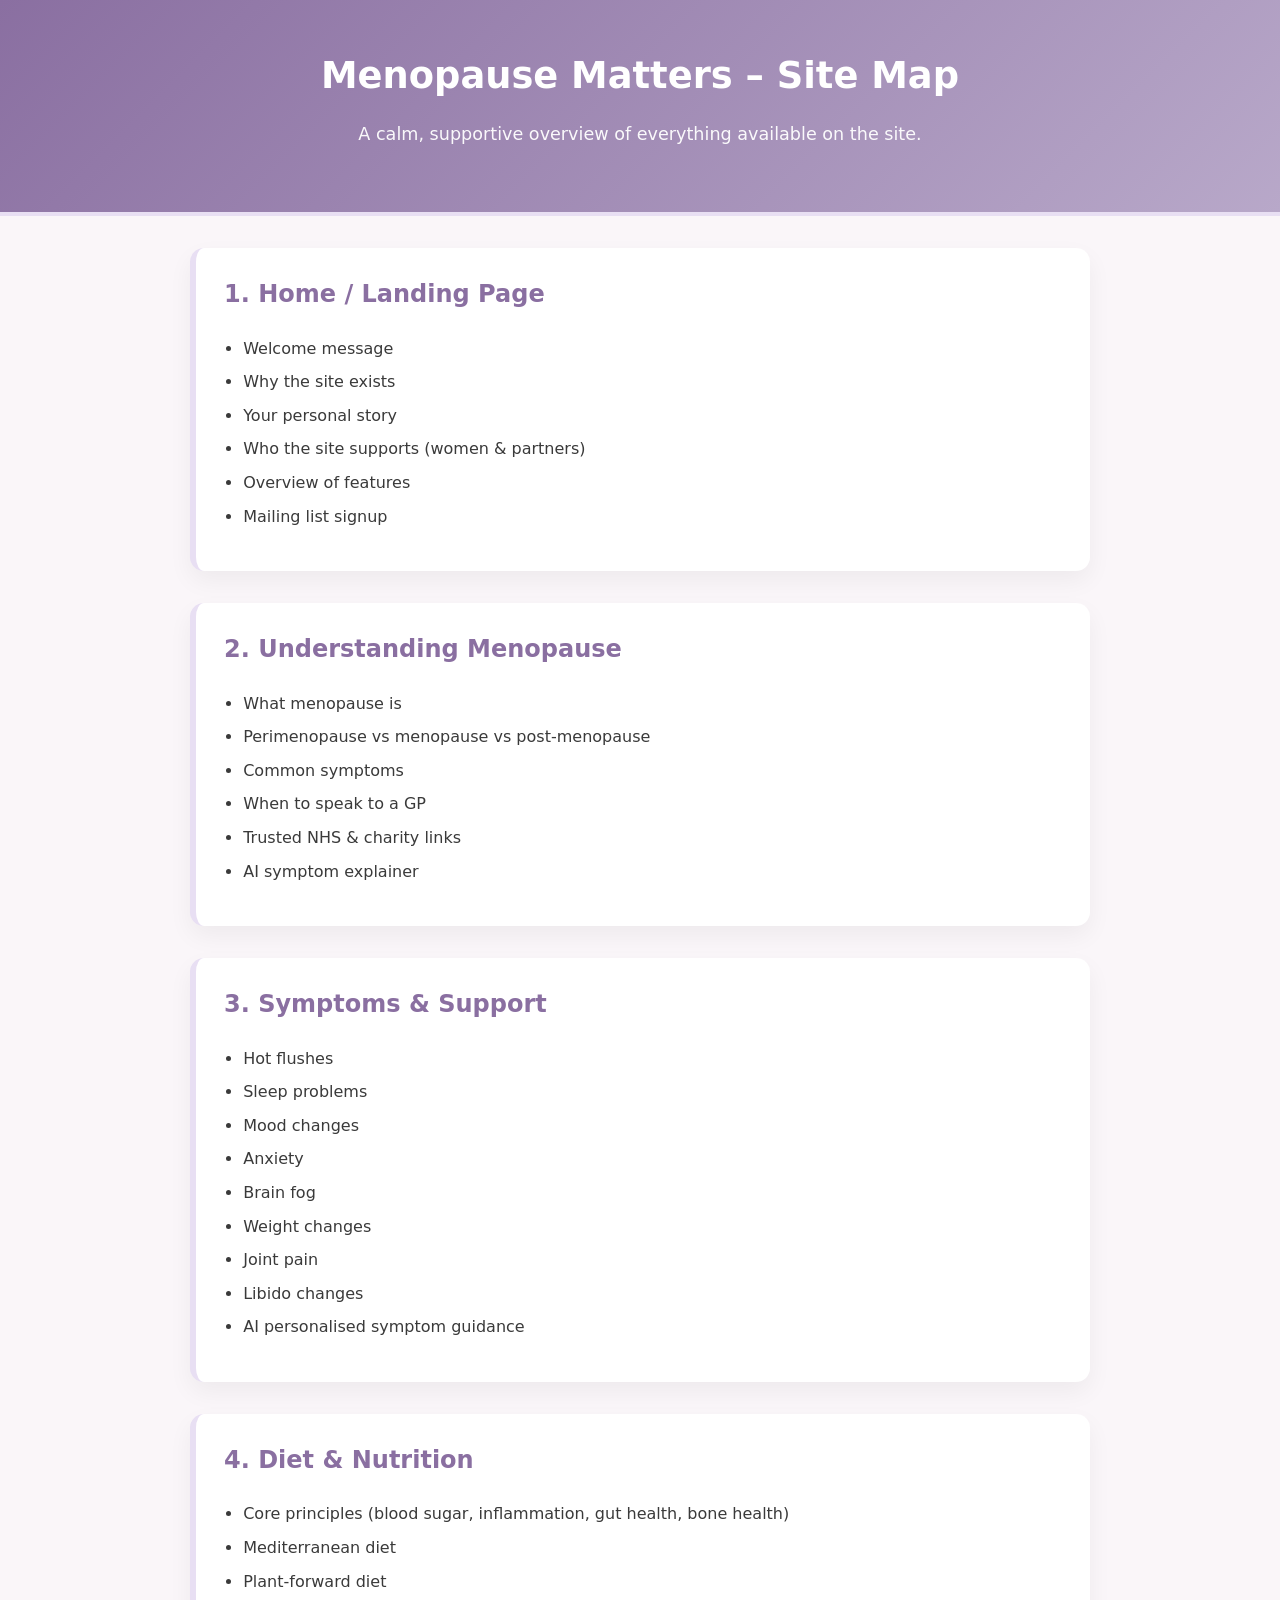
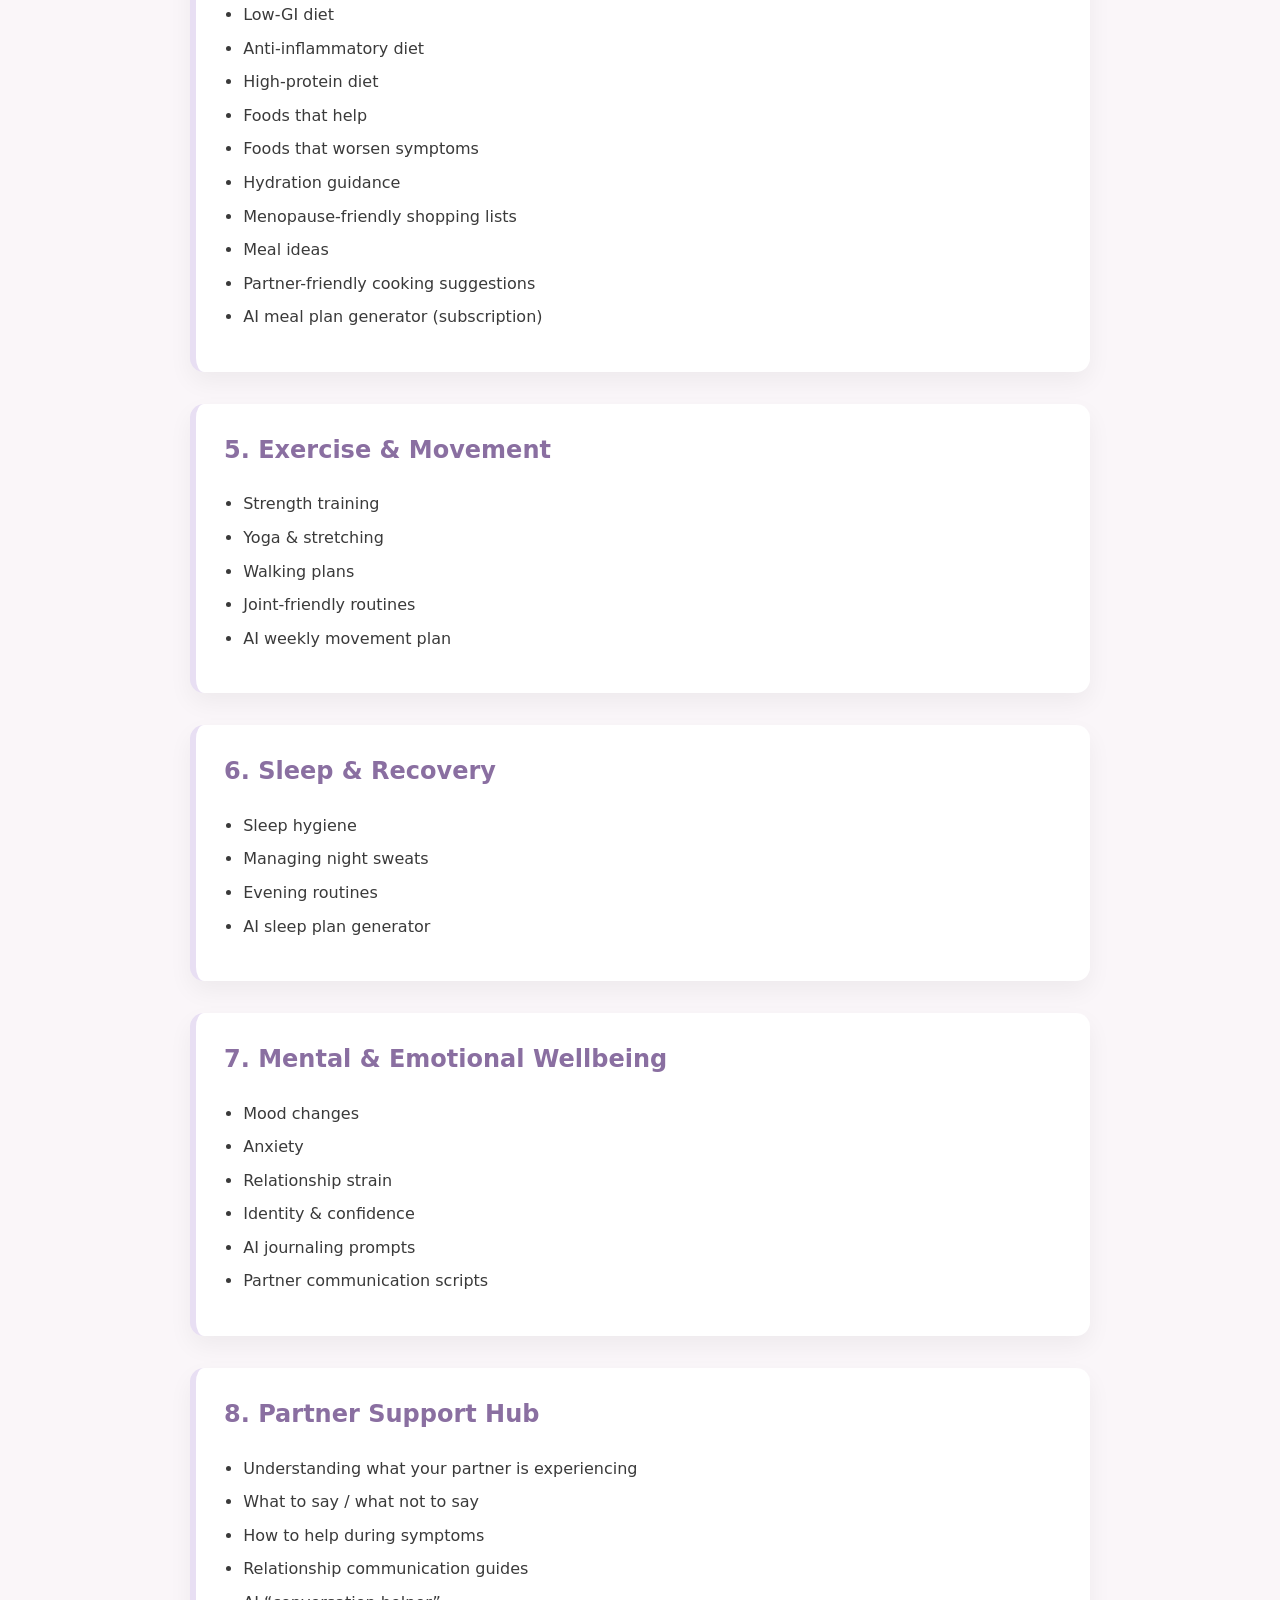
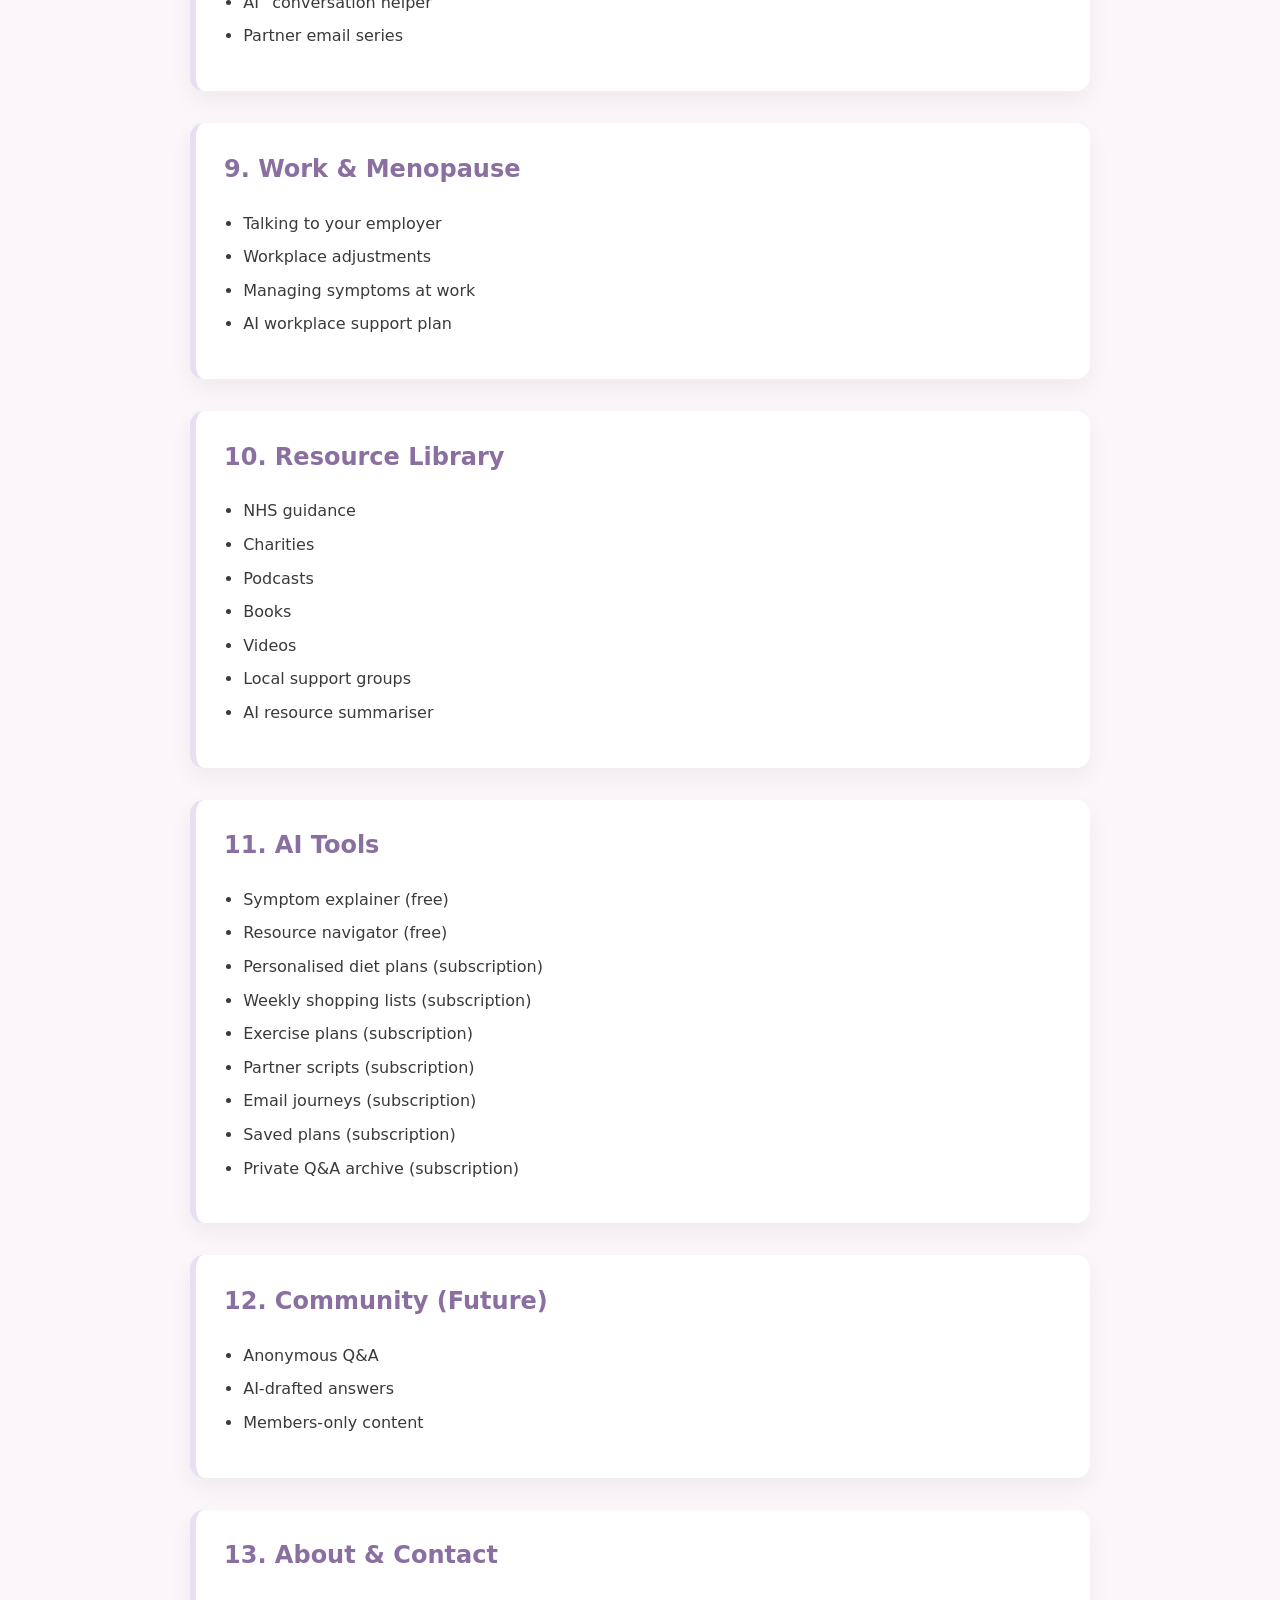
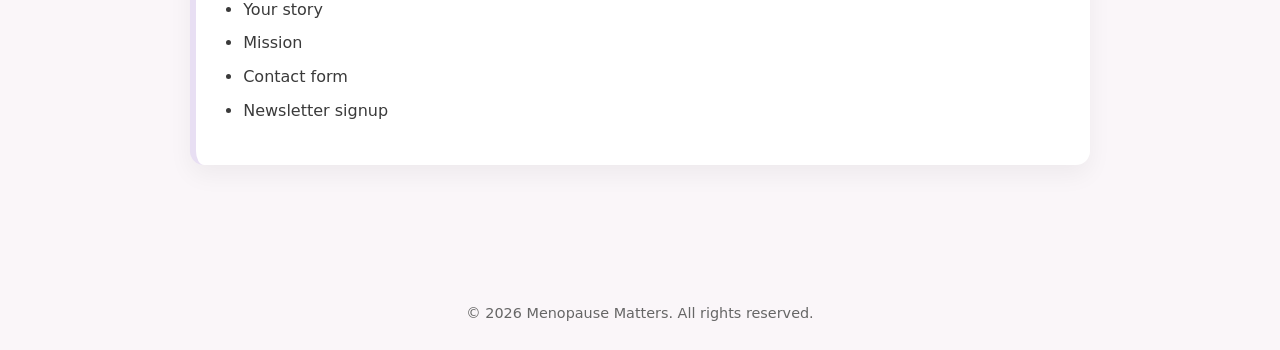
<file: index - Copy.html>
<!DOCTYPE html>
<html lang="en">
<head>
    <meta charset="UTF-8">
    <title>Menopause Matters – Site Map</title>
    <meta name="viewport" content="width=device-width, initial-scale=1">
    <style>
        :root {
            --bg: #faf6f9;              /* soft rose-tinted white */
            --primary: #8a6fa1;        /* muted lavender */
            --secondary: #b8a8c9;      /* soft lilac */
            --accent: #e8dff3;         /* pale lavender wash */
            --text: #3a3a3a;           /* gentle charcoal */
            --card: #ffffff;           /* clean white cards */
            --shadow: rgba(0,0,0,0.05);
        }

        body {
            margin: 0;
            font-family: system-ui, -apple-system, "Segoe UI", sans-serif;
            background: var(--bg);
            color: var(--text);
            line-height: 1.7;
        }

        header {
            background: linear-gradient(135deg, var(--primary), var(--secondary));
            color: white;
            padding: 2.8rem 1.5rem;
            text-align: center;
            border-bottom: 4px solid var(--accent);
        }

        header h1 {
            margin: 0;
            font-size: 2.3rem;
            font-weight: 600;
        }

        header p {
            margin-top: 0.8rem;
            font-size: 1.1rem;
            opacity: 0.95;
        }

        main {
            max-width: 900px;
            margin: 0 auto;
            padding: 2rem 1.5rem 3rem;
        }

        section {
            margin-bottom: 2rem;
            background: var(--card);
            border-radius: 14px;
            padding: 1.6rem 1.75rem;
            box-shadow: 0 10px 25px var(--shadow);
            border-left: 6px solid var(--accent);
        }

        h2 {
            margin-top: 0;
            color: var(--primary);
            font-size: 1.5rem;
            font-weight: 600;
        }

        ul {
            padding-left: 1.2rem;
        }

        li {
            margin-bottom: 0.4rem;
        }

        footer {
            text-align: center;
            padding: 1.5rem;
            font-size: 0.9rem;
            color: #666;
            margin-top: 2rem;
        }
    </style>
</head>
<body>

<header>
    <h1>Menopause Matters – Site Map</h1>
    <p>A calm, supportive overview of everything available on the site.</p>
</header>

<main>

    <section>
        <h2>1. Home / Landing Page</h2>
        <ul>
            <li>Welcome message</li>
            <li>Why the site exists</li>
            <li>Your personal story</li>
            <li>Who the site supports (women & partners)</li>
            <li>Overview of features</li>
            <li>Mailing list signup</li>
        </ul>
    </section>

    <section>
        <h2>2. Understanding Menopause</h2>
        <ul>
            <li>What menopause is</li>
            <li>Perimenopause vs menopause vs post-menopause</li>
            <li>Common symptoms</li>
            <li>When to speak to a GP</li>
            <li>Trusted NHS & charity links</li>
            <li>AI symptom explainer</li>
        </ul>
    </section>

    <section>
        <h2>3. Symptoms & Support</h2>
        <ul>
            <li>Hot flushes</li>
            <li>Sleep problems</li>
            <li>Mood changes</li>
            <li>Anxiety</li>
            <li>Brain fog</li>
            <li>Weight changes</li>
            <li>Joint pain</li>
            <li>Libido changes</li>
            <li>AI personalised symptom guidance</li>
        </ul>
    </section>

    <section>
        <h2>4. Diet & Nutrition</h2>
        <ul>
            <li>Core principles (blood sugar, inflammation, gut health, bone health)</li>
            <li>Mediterranean diet</li>
            <li>Plant-forward diet</li>
            <li>Low-GI diet</li>
            <li>Anti-inflammatory diet</li>
            <li>High-protein diet</li>
            <li>Foods that help</li>
            <li>Foods that worsen symptoms</li>
            <li>Hydration guidance</li>
            <li>Menopause-friendly shopping lists</li>
            <li>Meal ideas</li>
            <li>Partner-friendly cooking suggestions</li>
            <li>AI meal plan generator (subscription)</li>
        </ul>
    </section>

    <section>
        <h2>5. Exercise & Movement</h2>
        <ul>
            <li>Strength training</li>
            <li>Yoga & stretching</li>
            <li>Walking plans</li>
            <li>Joint-friendly routines</li>
            <li>AI weekly movement plan</li>
        </ul>
    </section>

    <section>
        <h2>6. Sleep & Recovery</h2>
        <ul>
            <li>Sleep hygiene</li>
            <li>Managing night sweats</li>
            <li>Evening routines</li>
            <li>AI sleep plan generator</li>
        </ul>
    </section>

    <section>
        <h2>7. Mental & Emotional Wellbeing</h2>
        <ul>
            <li>Mood changes</li>
            <li>Anxiety</li>
            <li>Relationship strain</li>
            <li>Identity & confidence</li>
            <li>AI journaling prompts</li>
            <li>Partner communication scripts</li>
        </ul>
    </section>

    <section>
        <h2>8. Partner Support Hub</h2>
        <ul>
            <li>Understanding what your partner is experiencing</li>
            <li>What to say / what not to say</li>
            <li>How to help during symptoms</li>
            <li>Relationship communication guides</li>
            <li>AI “conversation helper”</li>
            <li>Partner email series</li>
        </ul>
    </section>

    <section>
        <h2>9. Work & Menopause</h2>
        <ul>
            <li>Talking to your employer</li>
            <li>Workplace adjustments</li>
            <li>Managing symptoms at work</li>
            <li>AI workplace support plan</li>
        </ul>
    </section>

    <section>
        <h2>10. Resource Library</h2>
        <ul>
            <li>NHS guidance</li>
            <li>Charities</li>
            <li>Podcasts</li>
            <li>Books</li>
            <li>Videos</li>
            <li>Local support groups</li>
            <li>AI resource summariser</li>
        </ul>
    </section>

    <section>
        <h2>11. AI Tools</h2>
        <ul>
            <li>Symptom explainer (free)</li>
            <li>Resource navigator (free)</li>
            <li>Personalised diet plans (subscription)</li>
            <li>Weekly shopping lists (subscription)</li>
            <li>Exercise plans (subscription)</li>
            <li>Partner scripts (subscription)</li>
            <li>Email journeys (subscription)</li>
            <li>Saved plans (subscription)</li>
            <li>Private Q&A archive (subscription)</li>
        </ul>
    </section>

    <section>
        <h2>12. Community (Future)</h2>
        <ul>
            <li>Anonymous Q&A</li>
            <li>AI-drafted answers</li>
            <li>Members-only content</li>
        </ul>
    </section>

    <section>
        <h2>13. About & Contact</h2>
        <ul>
            <li>Your story</li>
            <li>Mission</li>
            <li>Contact form</li>
            <li>Newsletter signup</li>
        </ul>
    </section>

</main>

<footer>
    &copy; <span id="year"></span> Menopause Matters. All rights reserved.
</footer>

<script>
    document.getElementById('year').textContent = new Date().getFullYear();
</script>

</body>
</html>
</file>
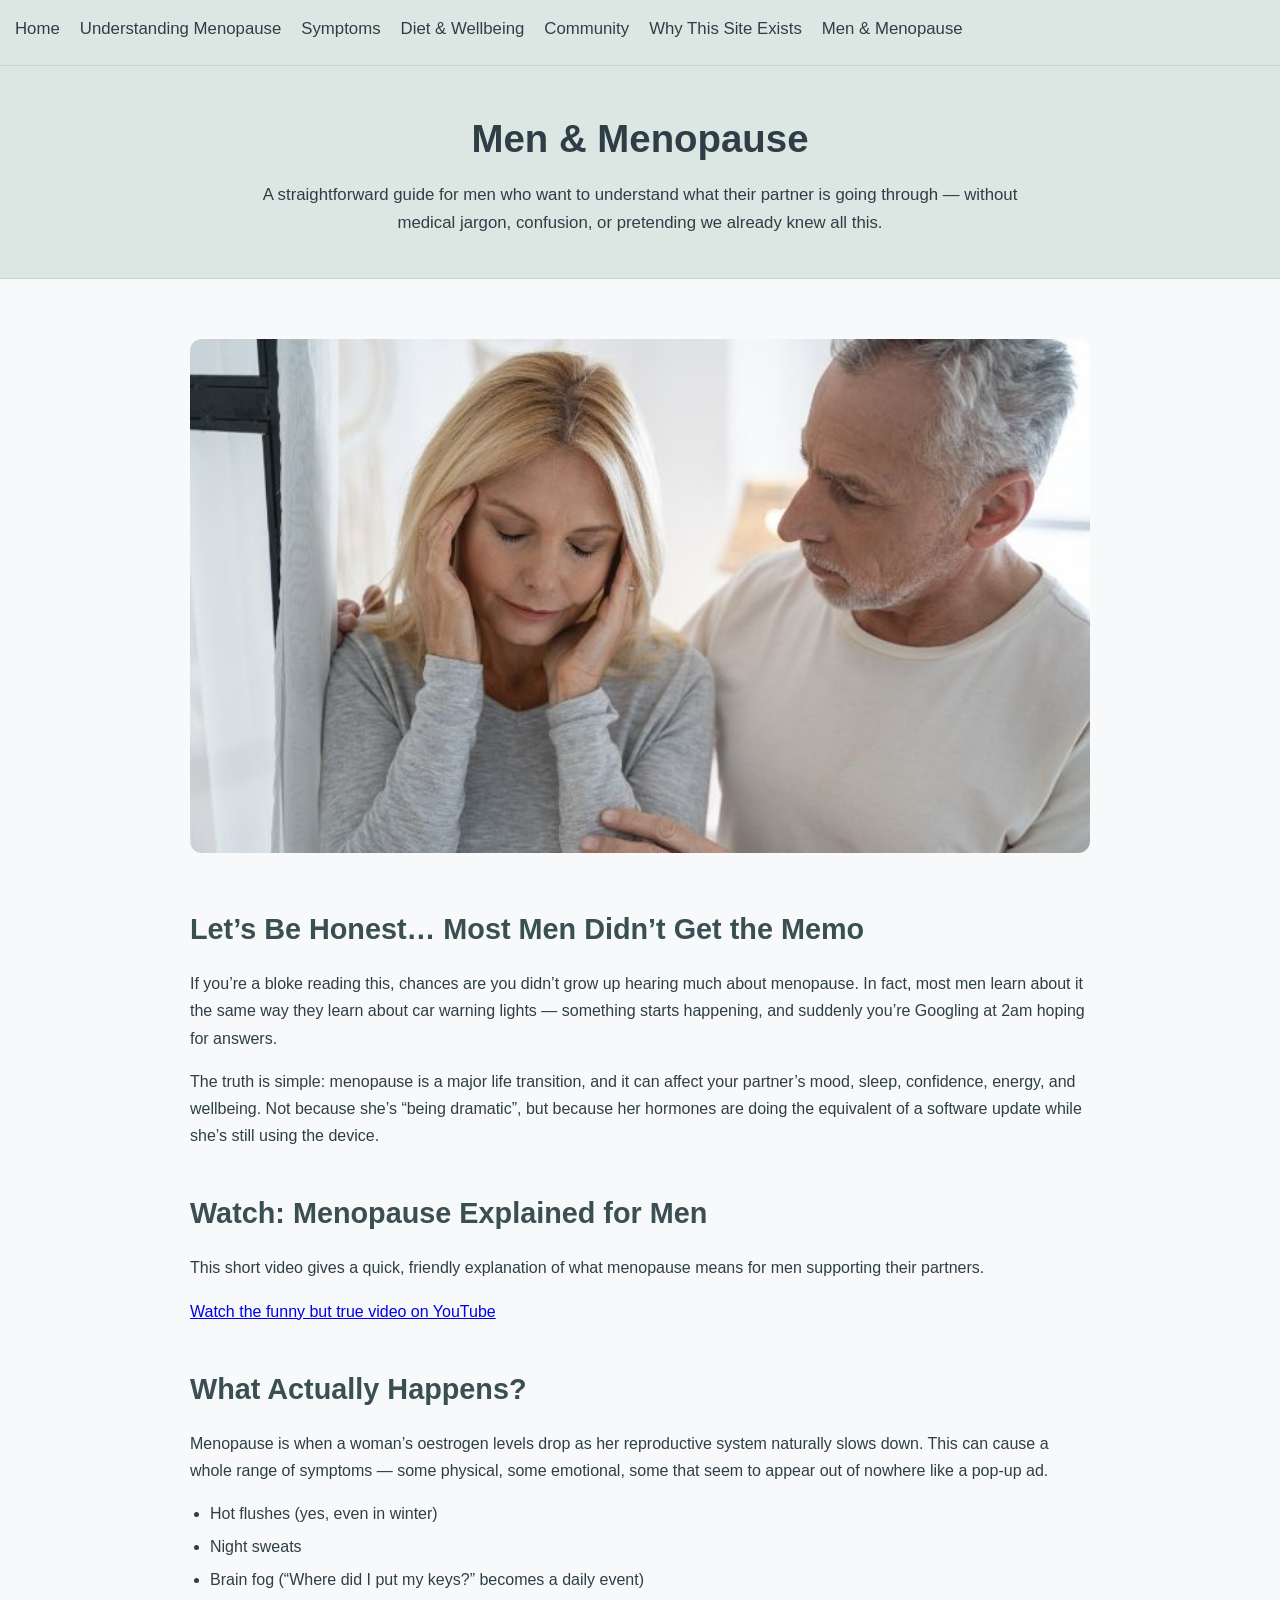
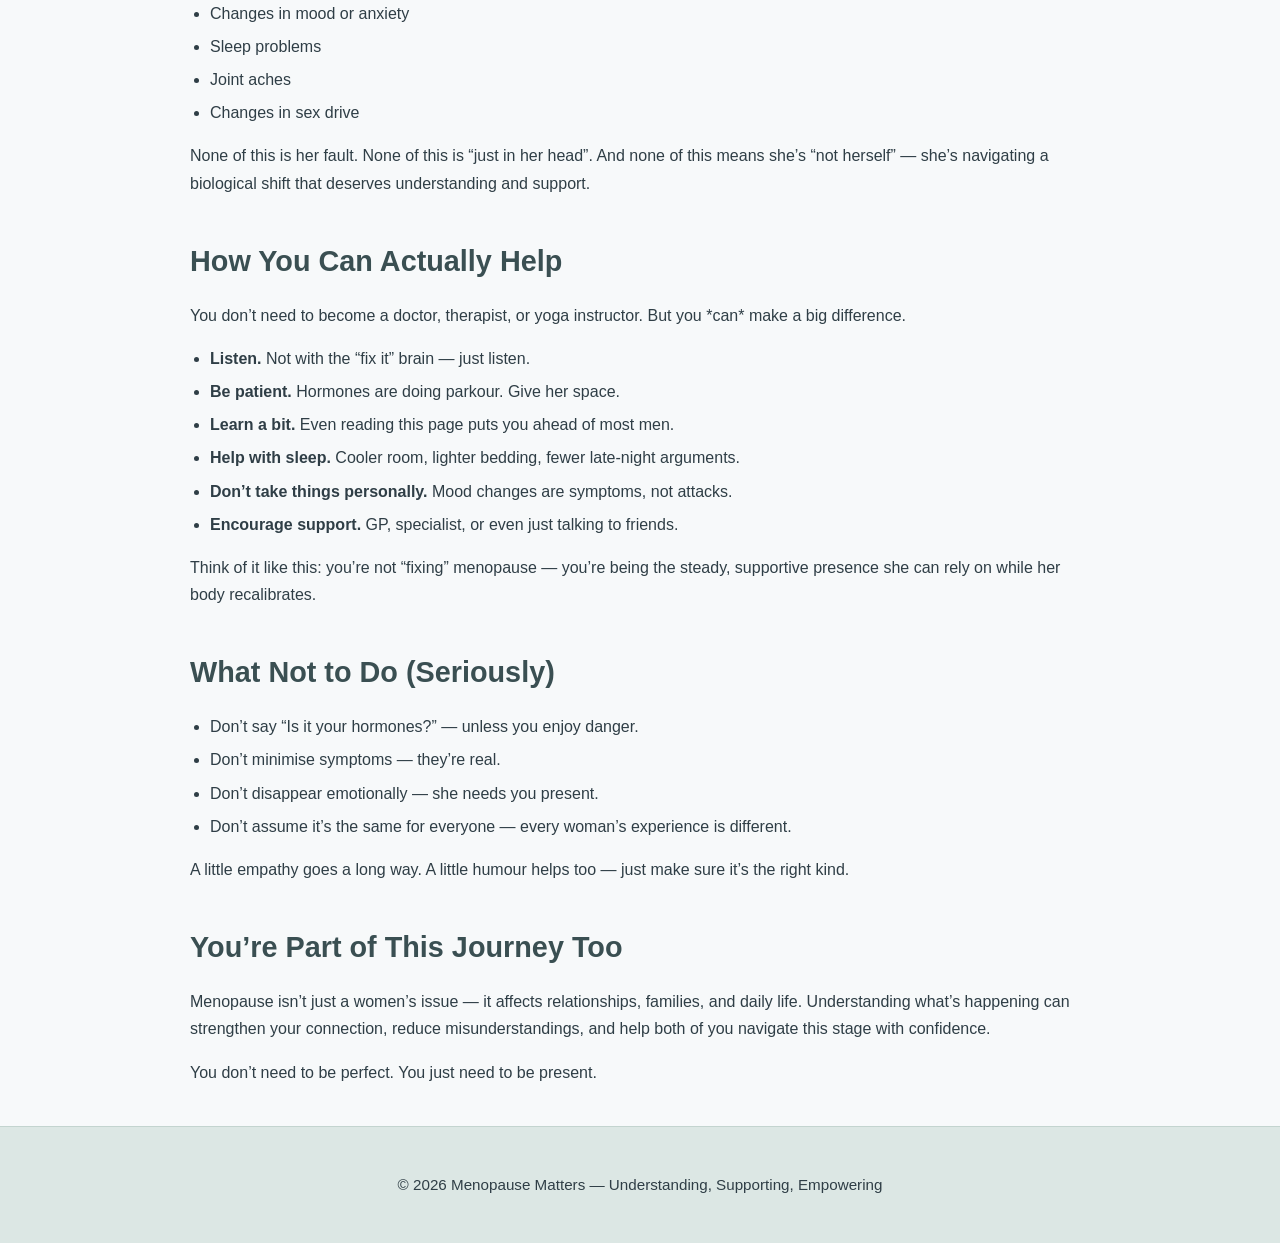
<file: pages/men-understanding-menopause.html>
<!DOCTYPE html>
<html lang="en">
<head>
    <meta charset="UTF-8">
    <meta name="viewport" content="width=device-width, initial-scale=1.0">
    <title>Men & Menopause – What You Need to Know</title>
    <link rel="stylesheet" href="../css/theme.css">
</head>

<body>

<nav>
    <ul>
        <li><a href="../index.html">Home</a></li>
        <li><a href="understanding-menopause.html">Understanding Menopause</a></li>
        <li><a href="symptoms/index.html">Symptoms</a></li>
        <li><a href="diet/index.html">Diet & Wellbeing</a></li>
        <li><a href="community.html">Community</a></li>
        <li><a href="why-this-site-exists.html">Why This Site Exists</a></li>
        <li><a href="men-understanding-menopause.html">Men & Menopause</a></li>
    </ul>
</nav>

<header>
    <h1>Men & Menopause</h1>
    <p>
        A straightforward guide for men who want to understand what their partner is going through — without medical jargon,
        confusion, or pretending we already knew all this.
    </p>
</header>

<div class="container">

    <div class="section">
        <img class="responsive"
             src="../assets/images/helpingher.jpg"
             alt="Man helping his wife">
        <h2>Let’s Be Honest… Most Men Didn’t Get the Memo</h2>
        <p>
            If you’re a bloke reading this, chances are you didn’t grow up hearing much about menopause. 
            In fact, most men learn about it the same way they learn about car warning lights — 
            something starts happening, and suddenly you’re Googling at 2am hoping for answers.
        </p>
        <p>
            The truth is simple: menopause is a major life transition, and it can affect your partner’s 
            mood, sleep, confidence, energy, and wellbeing. Not because she’s “being dramatic”, but because 
            her hormones are doing the equivalent of a software update while she’s still using the device.
        </p>
    </div>
<div class="section">
    <h2>Watch: Menopause Explained for Men</h2>
    <p>
        This short video gives a quick, friendly explanation of what menopause means for men supporting their partners.
    </p>
    <p>
        <a href="https://youtube.com/shorts/vlCeHkf7tXo?si=v9kh-8axyhBU8tXv" target="_blank">
            Watch the funny but true video on YouTube
        </a>
    </p>
</div>


    <div class="section">
        <h2>What Actually Happens?</h2>
        <p>
            Menopause is when a woman’s oestrogen levels drop as her reproductive system naturally slows down. 
            This can cause a whole range of symptoms — some physical, some emotional, some that seem to appear 
            out of nowhere like a pop‑up ad.
        </p>
        <ul>
            <li>Hot flushes (yes, even in winter)</li>
            <li>Night sweats</li>
            <li>Brain fog (“Where did I put my keys?” becomes a daily event)</li>
            <li>Changes in mood or anxiety</li>
            <li>Sleep problems</li>
            <li>Joint aches</li>
            <li>Changes in sex drive</li>
        </ul>
        <p>
            None of this is her fault. None of this is “just in her head”. And none of this means she’s 
            “not herself” — she’s navigating a biological shift that deserves understanding and support.
        </p>
    </div>

    <div class="section">
        <h2>How You Can Actually Help</h2>
        <p>
            You don’t need to become a doctor, therapist, or yoga instructor. But you *can* make a big difference.
        </p>
        <ul>
            <li><strong>Listen.</strong> Not with the “fix it” brain — just listen.</li>
            <li><strong>Be patient.</strong> Hormones are doing parkour. Give her space.</li>
            <li><strong>Learn a bit.</strong> Even reading this page puts you ahead of most men.</li>
            <li><strong>Help with sleep.</strong> Cooler room, lighter bedding, fewer late‑night arguments.</li>
            <li><strong>Don’t take things personally.</strong> Mood changes are symptoms, not attacks.</li>
            <li><strong>Encourage support.</strong> GP, specialist, or even just talking to friends.</li>
        </ul>
        <p>
            Think of it like this: you’re not “fixing” menopause — you’re being the steady, supportive presence 
            she can rely on while her body recalibrates.
        </p>
    </div>

    <div class="section">
        <h2>What Not to Do (Seriously)</h2>
        <ul>
            <li>Don’t say “Is it your hormones?” — unless you enjoy danger.</li>
            <li>Don’t minimise symptoms — they’re real.</li>
            <li>Don’t disappear emotionally — she needs you present.</li>
            <li>Don’t assume it’s the same for everyone — every woman’s experience is different.</li>
        </ul>
        <p>
            A little empathy goes a long way. A little humour helps too — just make sure it’s the right kind.
        </p>
    </div>

    <div class="section">
        <h2>You’re Part of This Journey Too</h2>
        <p>
            Menopause isn’t just a women’s issue — it affects relationships, families, and daily life. 
            Understanding what’s happening can strengthen your connection, reduce misunderstandings, 
            and help both of you navigate this stage with confidence.
        </p>
        <p>
            You don’t need to be perfect. You just need to be present.
        </p>
    </div>

</div>

<footer>
    <p>© 2026 Menopause Matters — Understanding, Supporting, Empowering</p>
</footer>

</body>
</html>
</file>
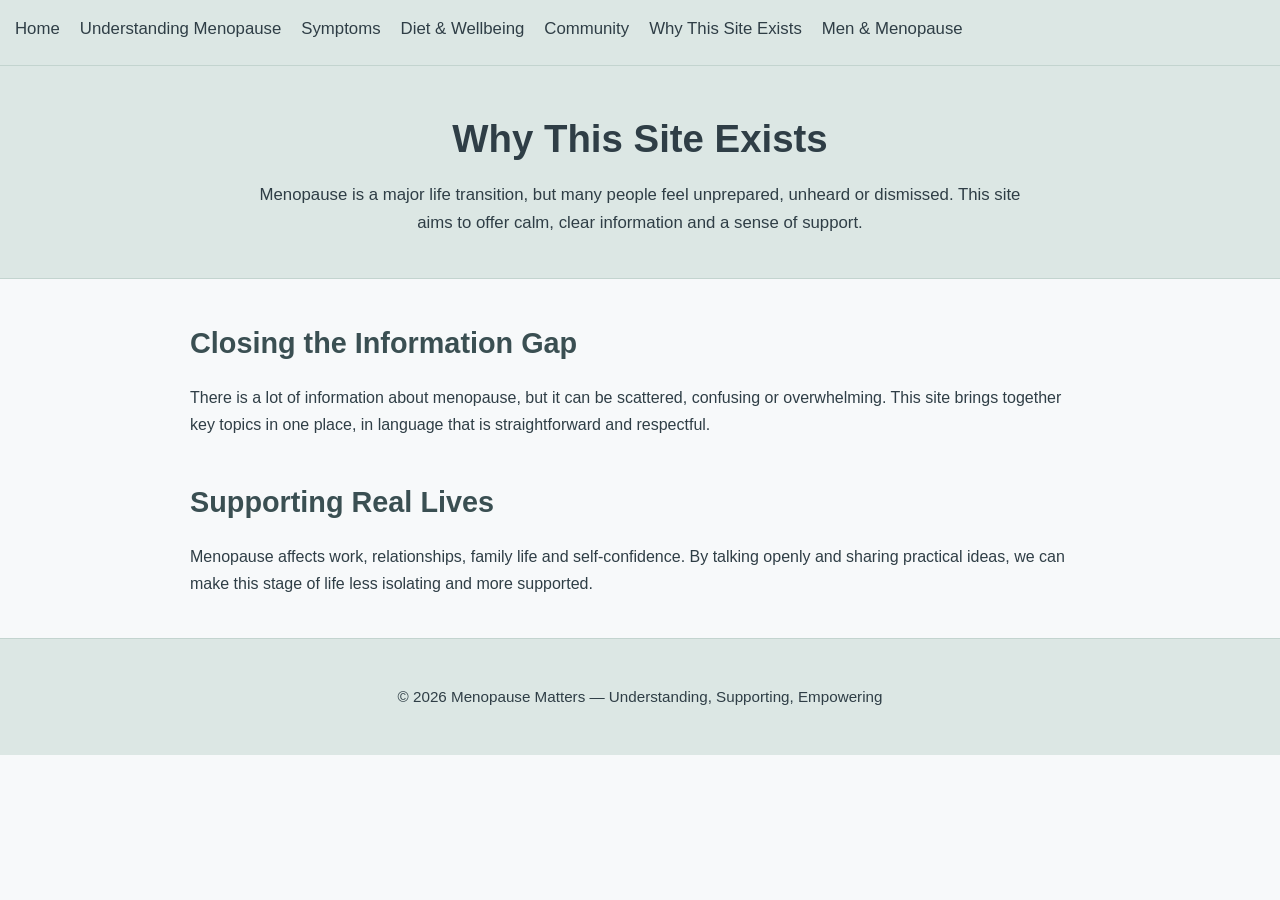
<file: pages/why-this-site-exists.html>
<!DOCTYPE html>
<html lang="en">
<head>
    <meta charset="UTF-8">
    <meta name="viewport" content="width=device-width, initial-scale=1.0">
    <title>Why This Site Exists</title>
    <link rel="stylesheet" href="../css/theme.css">
</head>
<body>

<nav>
    <ul>
        <li><a href="../index.html">Home</a></li>
        <li><a href="understanding-menopause.html">Understanding Menopause</a></li>
        <li><a href="symptoms/index.html">Symptoms</a></li>
        <li><a href="diet/index.html">Diet & Wellbeing</a></li>
        <li><a href="community.html">Community</a></li>
        <li><a href="why-this-site-exists.html">Why This Site Exists</a></li>
        <li><a href="men-understanding-menopause.html">Men & Menopause</a></li>
    </ul>
</nav>

<header>
    <h1>Why This Site Exists</h1>
    <p>
        Menopause is a major life transition, but many people feel unprepared, unheard or dismissed. This site aims to
        offer calm, clear information and a sense of support.
    </p>
</header>

<div class="container">

    <div class="section">
        <h2>Closing the Information Gap</h2>
        <p>
            There is a lot of information about menopause, but it can be scattered, confusing or overwhelming. This site
            brings together key topics in one place, in language that is straightforward and respectful.
        </p>
    </div>

    <div class="section">
        <h2>Supporting Real Lives</h2>
        <p>
            Menopause affects work, relationships, family life and self‑confidence. By talking openly and sharing
            practical ideas, we can make this stage of life less isolating and more supported.
        </p>
    </div>

</div>

<footer>
    <p>© 2026 Menopause Matters — Understanding, Supporting, Empowering</p>
</footer>

</body>
</html>
</file>
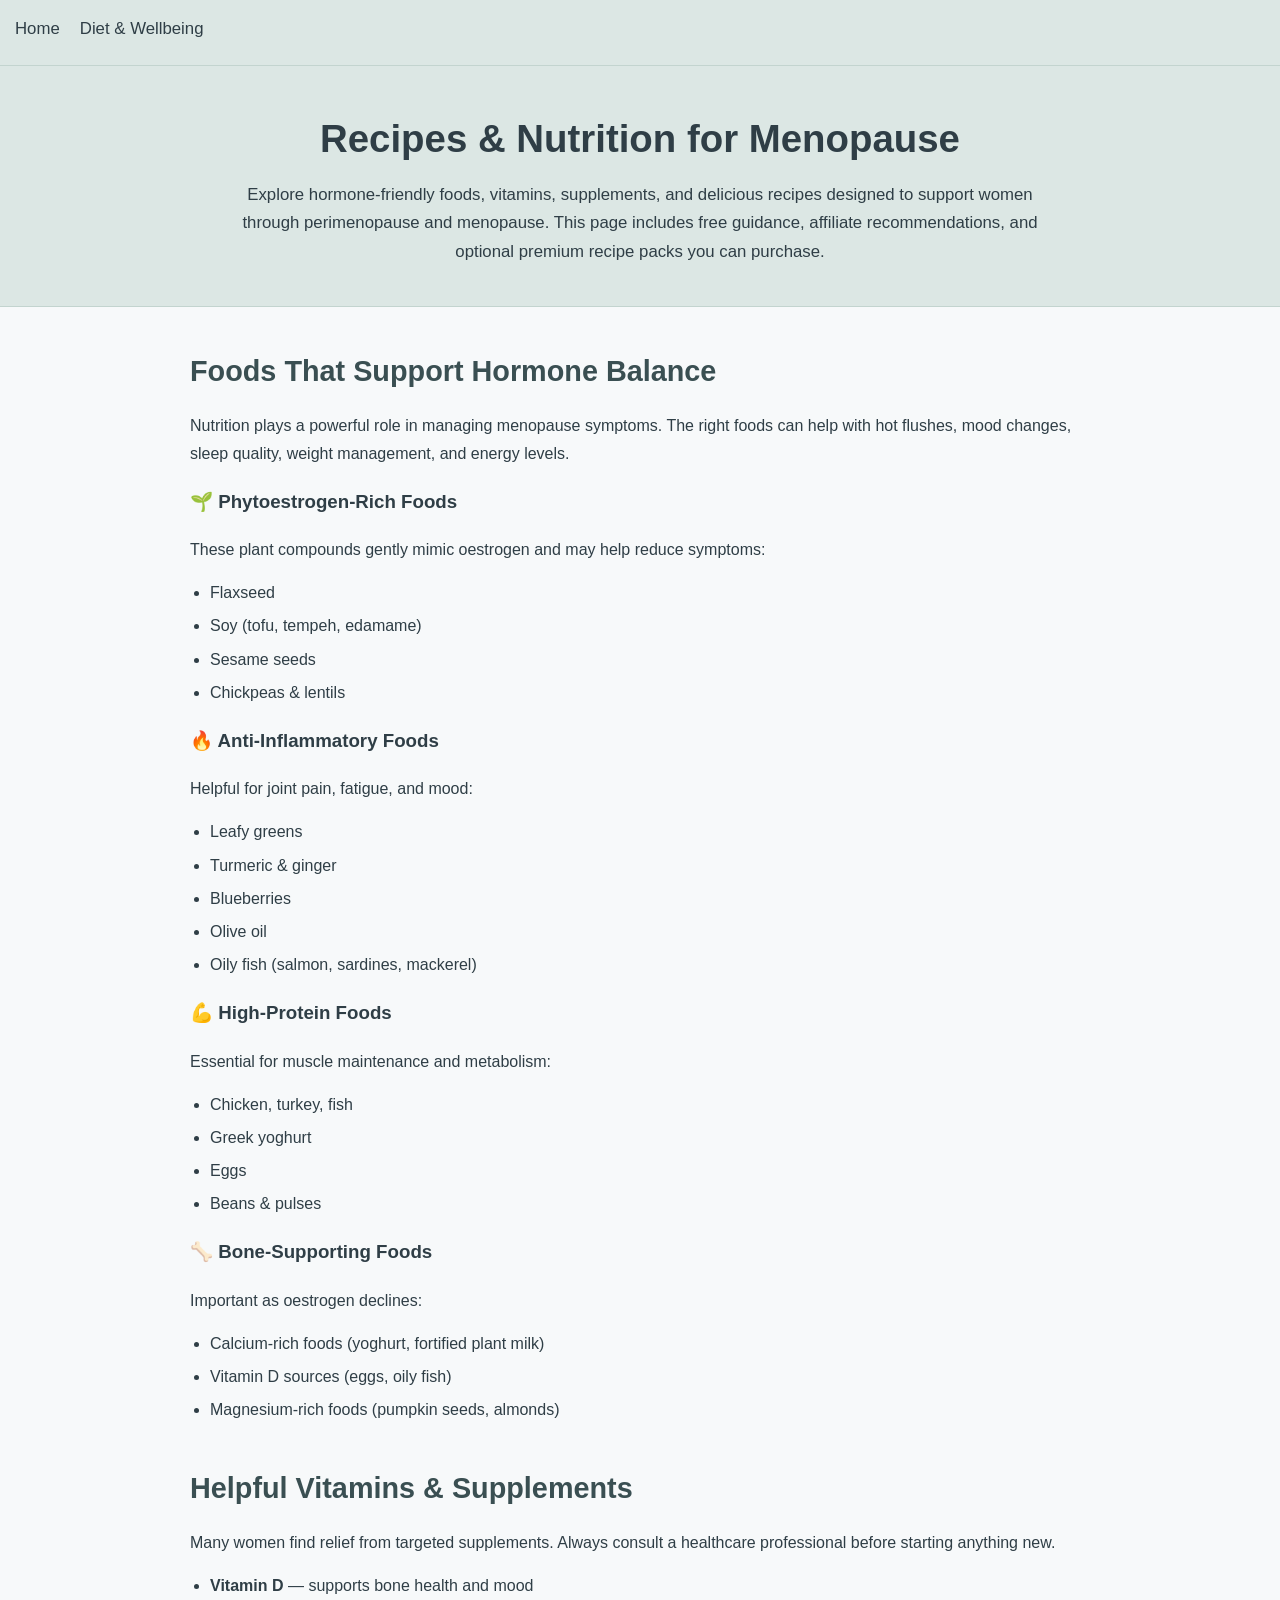
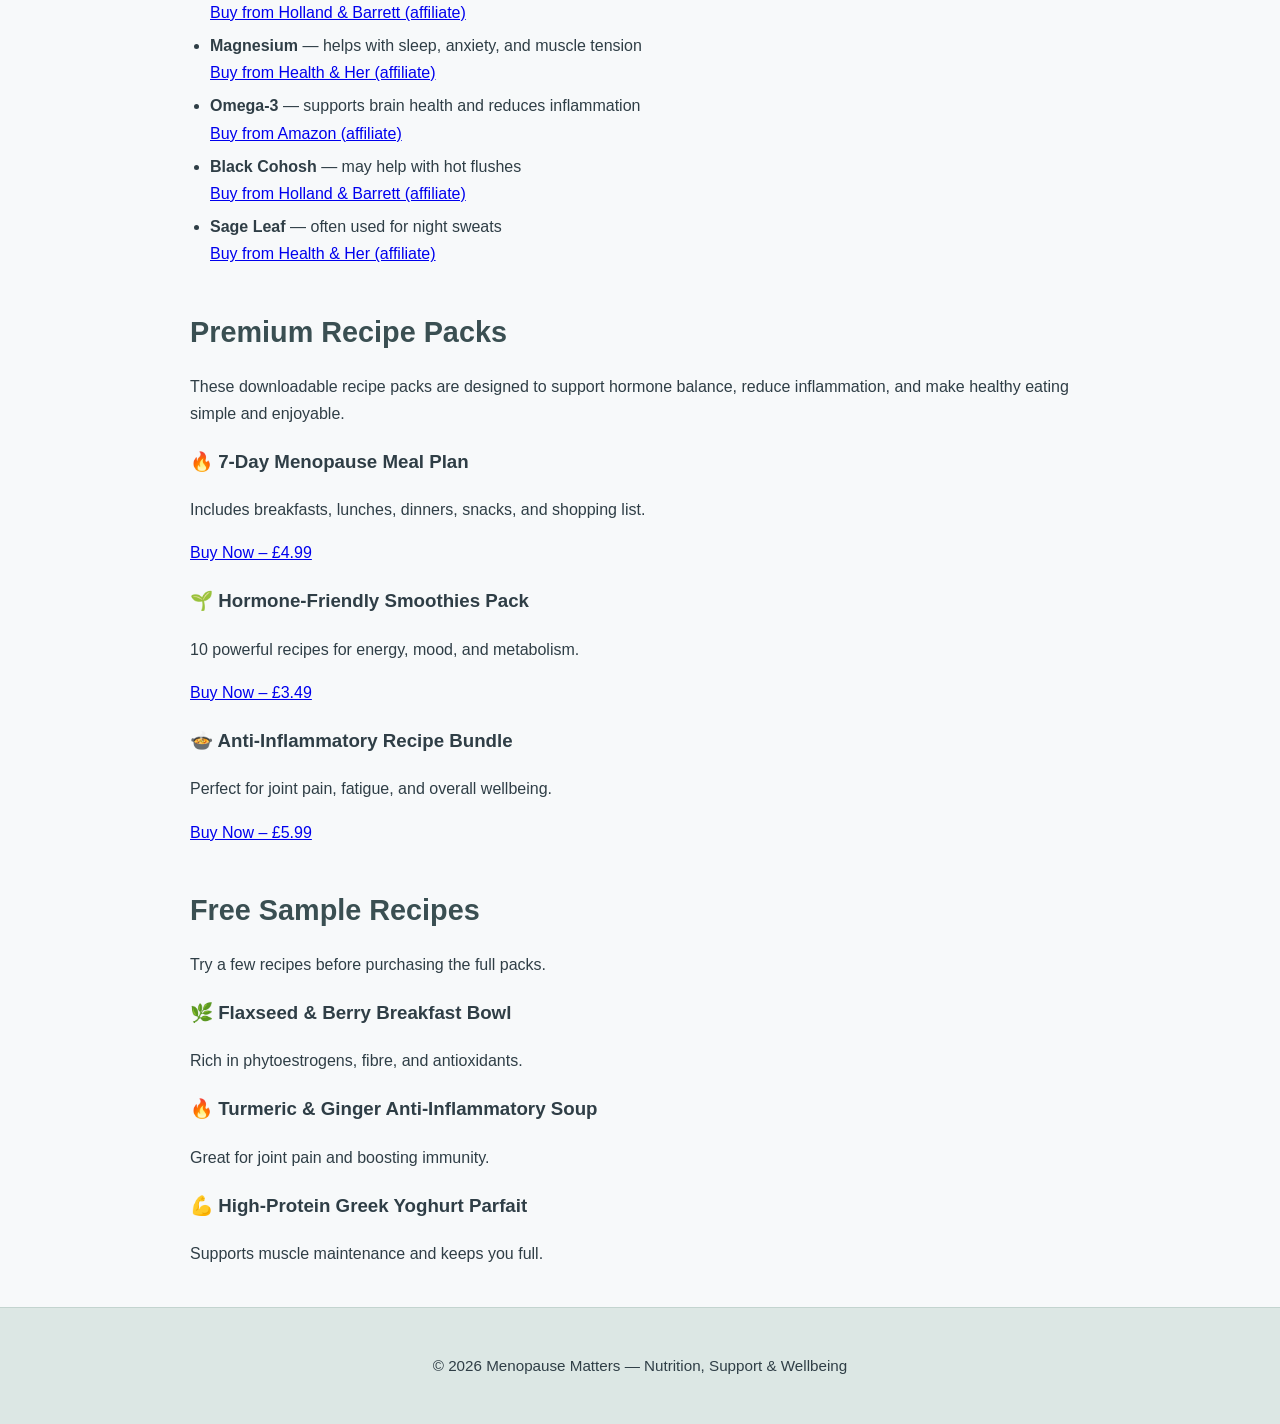
<file: pages/diet/recipes-and-nutrition - Copy.html>
<!DOCTYPE html>
<html lang="en">
<head>
    <meta charset="UTF-8">
    <meta name="viewport" content="width=device-width, initial-scale=1.0">
    <title>Recipes & Nutrition for Menopause</title>
    <link rel="stylesheet" href="../../css/theme.css">
</head>

<body>

<nav>
    <ul>
        <li><a href="../../index.html">Home</a></li>
        <li><a href="index.html">Diet & Wellbeing</a></li>
 
    </ul>
</nav>

<header>
    <h1>Recipes & Nutrition for Menopause</h1>
    <p>
        Explore hormone-friendly foods, vitamins, supplements, and delicious recipes designed to support women 
        through perimenopause and menopause. This page includes free guidance, affiliate recommendations, and 
        optional premium recipe packs you can purchase.
    </p>
</header>

<div class="container">

    <!-- SECTION: FOOD TYPES THAT HELP -->
    <div class="section">
        <h2>Foods That Support Hormone Balance</h2>
        <p>
            Nutrition plays a powerful role in managing menopause symptoms. The right foods can help with 
            hot flushes, mood changes, sleep quality, weight management, and energy levels.
        </p>

        <h3>🌱 Phytoestrogen-Rich Foods</h3>
        <p>
            These plant compounds gently mimic oestrogen and may help reduce symptoms:
        </p>
        <ul>
            <li>Flaxseed</li>
            <li>Soy (tofu, tempeh, edamame)</li>
            <li>Sesame seeds</li>
            <li>Chickpeas & lentils</li>
        </ul>

        <h3>🔥 Anti-Inflammatory Foods</h3>
        <p>
            Helpful for joint pain, fatigue, and mood:
        </p>
        <ul>
            <li>Leafy greens</li>
            <li>Turmeric & ginger</li>
            <li>Blueberries</li>
            <li>Olive oil</li>
            <li>Oily fish (salmon, sardines, mackerel)</li>
        </ul>

        <h3>💪 High-Protein Foods</h3>
        <p>
            Essential for muscle maintenance and metabolism:
        </p>
        <ul>
            <li>Chicken, turkey, fish</li>
            <li>Greek yoghurt</li>
            <li>Eggs</li>
            <li>Beans & pulses</li>
        </ul>

        <h3>🦴 Bone-Supporting Foods</h3>
        <p>
            Important as oestrogen declines:
        </p>
        <ul>
            <li>Calcium-rich foods (yoghurt, fortified plant milk)</li>
            <li>Vitamin D sources (eggs, oily fish)</li>
            <li>Magnesium-rich foods (pumpkin seeds, almonds)</li>
        </ul>
    </div>

    <!-- SECTION: SUPPLEMENTS WITH AFFILIATE LINKS -->
    <div class="section">
        <h2>Helpful Vitamins & Supplements</h2>
        <p>
            Many women find relief from targeted supplements. Always consult a healthcare professional before 
            starting anything new.
        </p>

        <ul>
            <li>
                <strong>Vitamin D</strong> — supports bone health and mood  
                <br>
                <a href="#" target="_blank">Buy from Holland & Barrett (affiliate)</a>
            </li>

            <li>
                <strong>Magnesium</strong> — helps with sleep, anxiety, and muscle tension  
                <br>
                <a href="#" target="_blank">Buy from Health & Her (affiliate)</a>
            </li>

            <li>
                <strong>Omega‑3</strong> — supports brain health and reduces inflammation  
                <br>
                <a href="#" target="_blank">Buy from Amazon (affiliate)</a>
            </li>

            <li>
                <strong>Black Cohosh</strong> — may help with hot flushes  
                <br>
                <a href="#" target="_blank">Buy from Holland & Barrett (affiliate)</a>
            </li>

            <li>
                <strong>Sage Leaf</strong> — often used for night sweats  
                <br>
                <a href="#" target="_blank">Buy from Health & Her (affiliate)</a>
            </li>
        </ul>
    </div>

    <!-- SECTION: PREMIUM RECIPE PACKS -->
    <div class="section premium">
        <h2>Premium Recipe Packs</h2>
        <p>
            These downloadable recipe packs are designed to support hormone balance, reduce inflammation, 
            and make healthy eating simple and enjoyable.
        </p>

        <div class="product">
            <h3>🔥 7-Day Menopause Meal Plan</h3>
            <p>Includes breakfasts, lunches, dinners, snacks, and shopping list.</p>
            <a href="#" class="buy-button">Buy Now – £4.99</a>
        </div>

        <div class="product">
            <h3>🌱 Hormone-Friendly Smoothies Pack</h3>
            <p>10 powerful recipes for energy, mood, and metabolism.</p>
            <a href="#" class="buy-button">Buy Now – £3.49</a>
        </div>

        <div class="product">
            <h3>🍲 Anti-Inflammatory Recipe Bundle</h3>
            <p>Perfect for joint pain, fatigue, and overall wellbeing.</p>
            <a href="#" class="buy-button">Buy Now – £5.99</a>
        </div>
    </div>

    <!-- SECTION: FREE SAMPLE RECIPES -->
    <div class="section">
        <h2>Free Sample Recipes</h2>
        <p>Try a few recipes before purchasing the full packs.</p>

        <h3>🌿 Flaxseed & Berry Breakfast Bowl</h3>
        <p>Rich in phytoestrogens, fibre, and antioxidants.</p>

        <h3>🔥 Turmeric & Ginger Anti-Inflammatory Soup</h3>
        <p>Great for joint pain and boosting immunity.</p>

        <h3>💪 High-Protein Greek Yoghurt Parfait</h3>
        <p>Supports muscle maintenance and keeps you full.</p>
    </div>

</div>

<footer>
    <p>© 2026 Menopause Matters — Nutrition, Support & Wellbeing</p>
</footer>

</body>
</html>
</file>
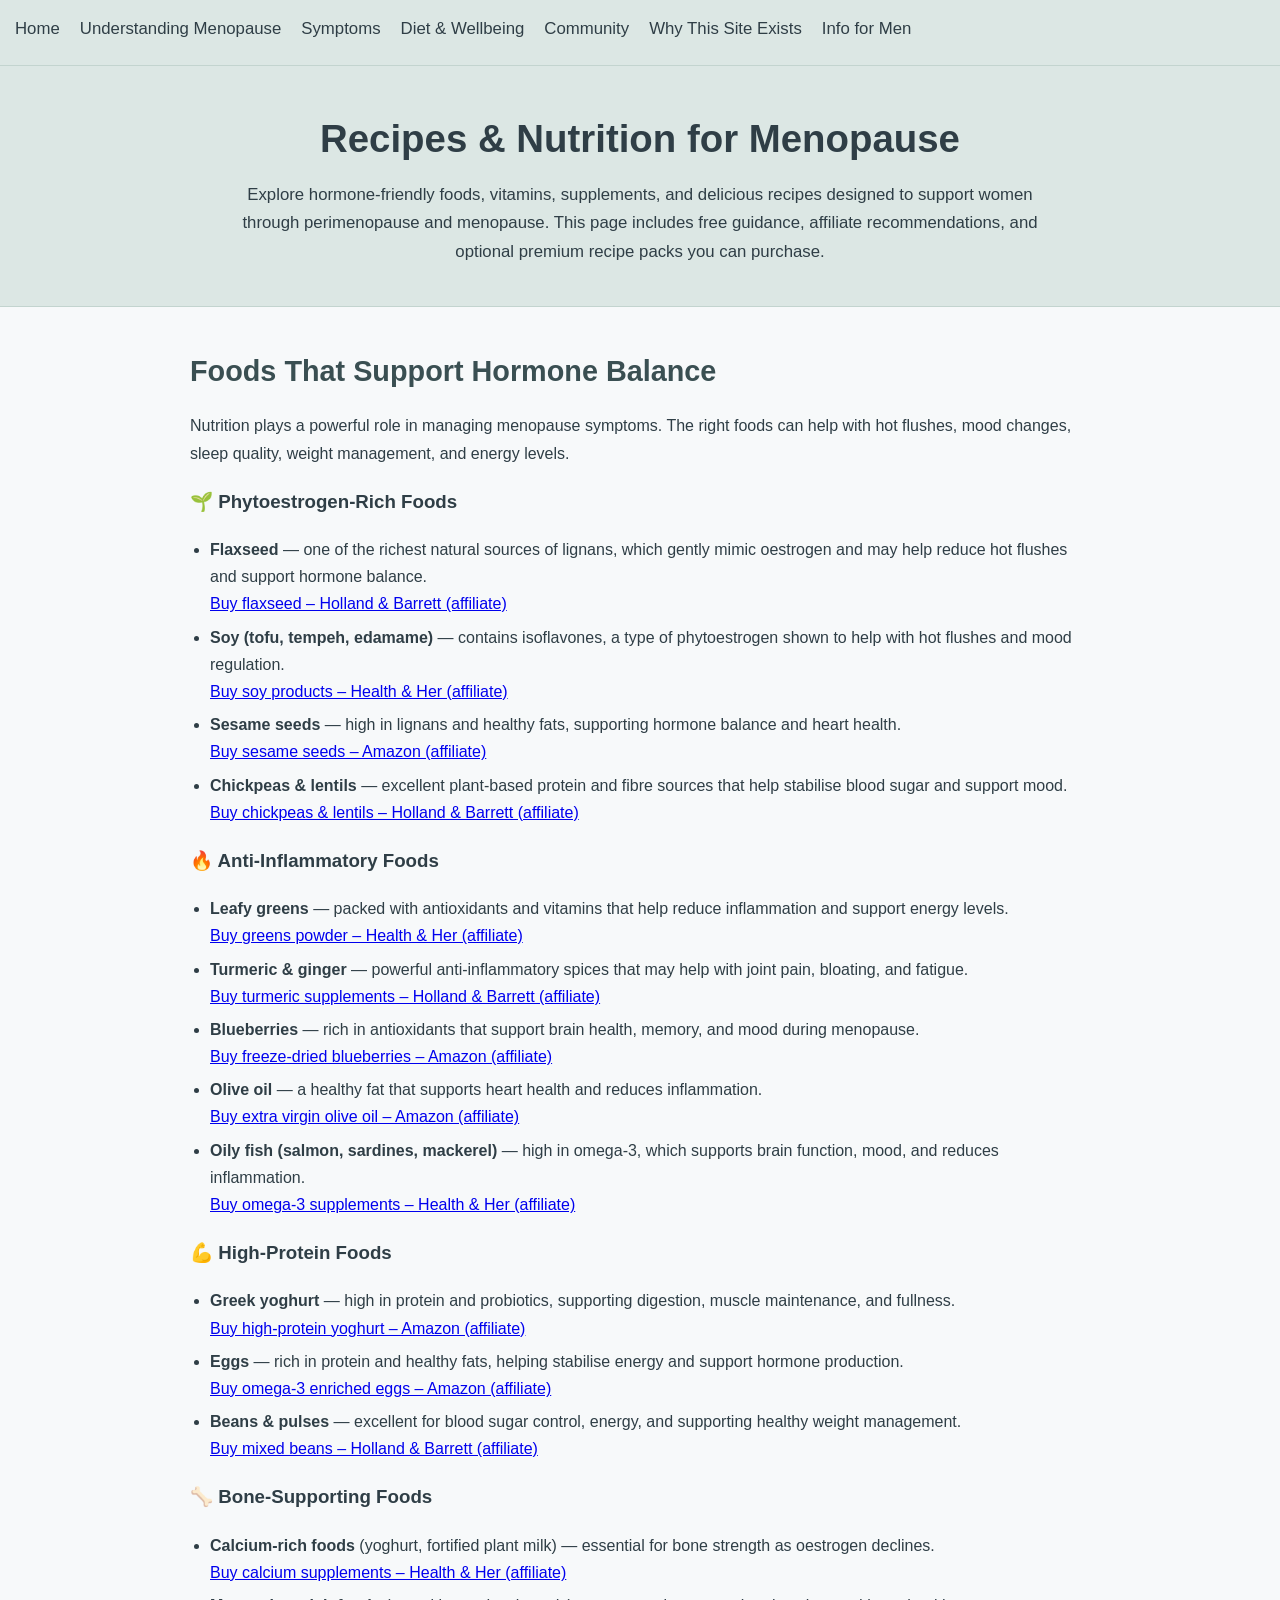
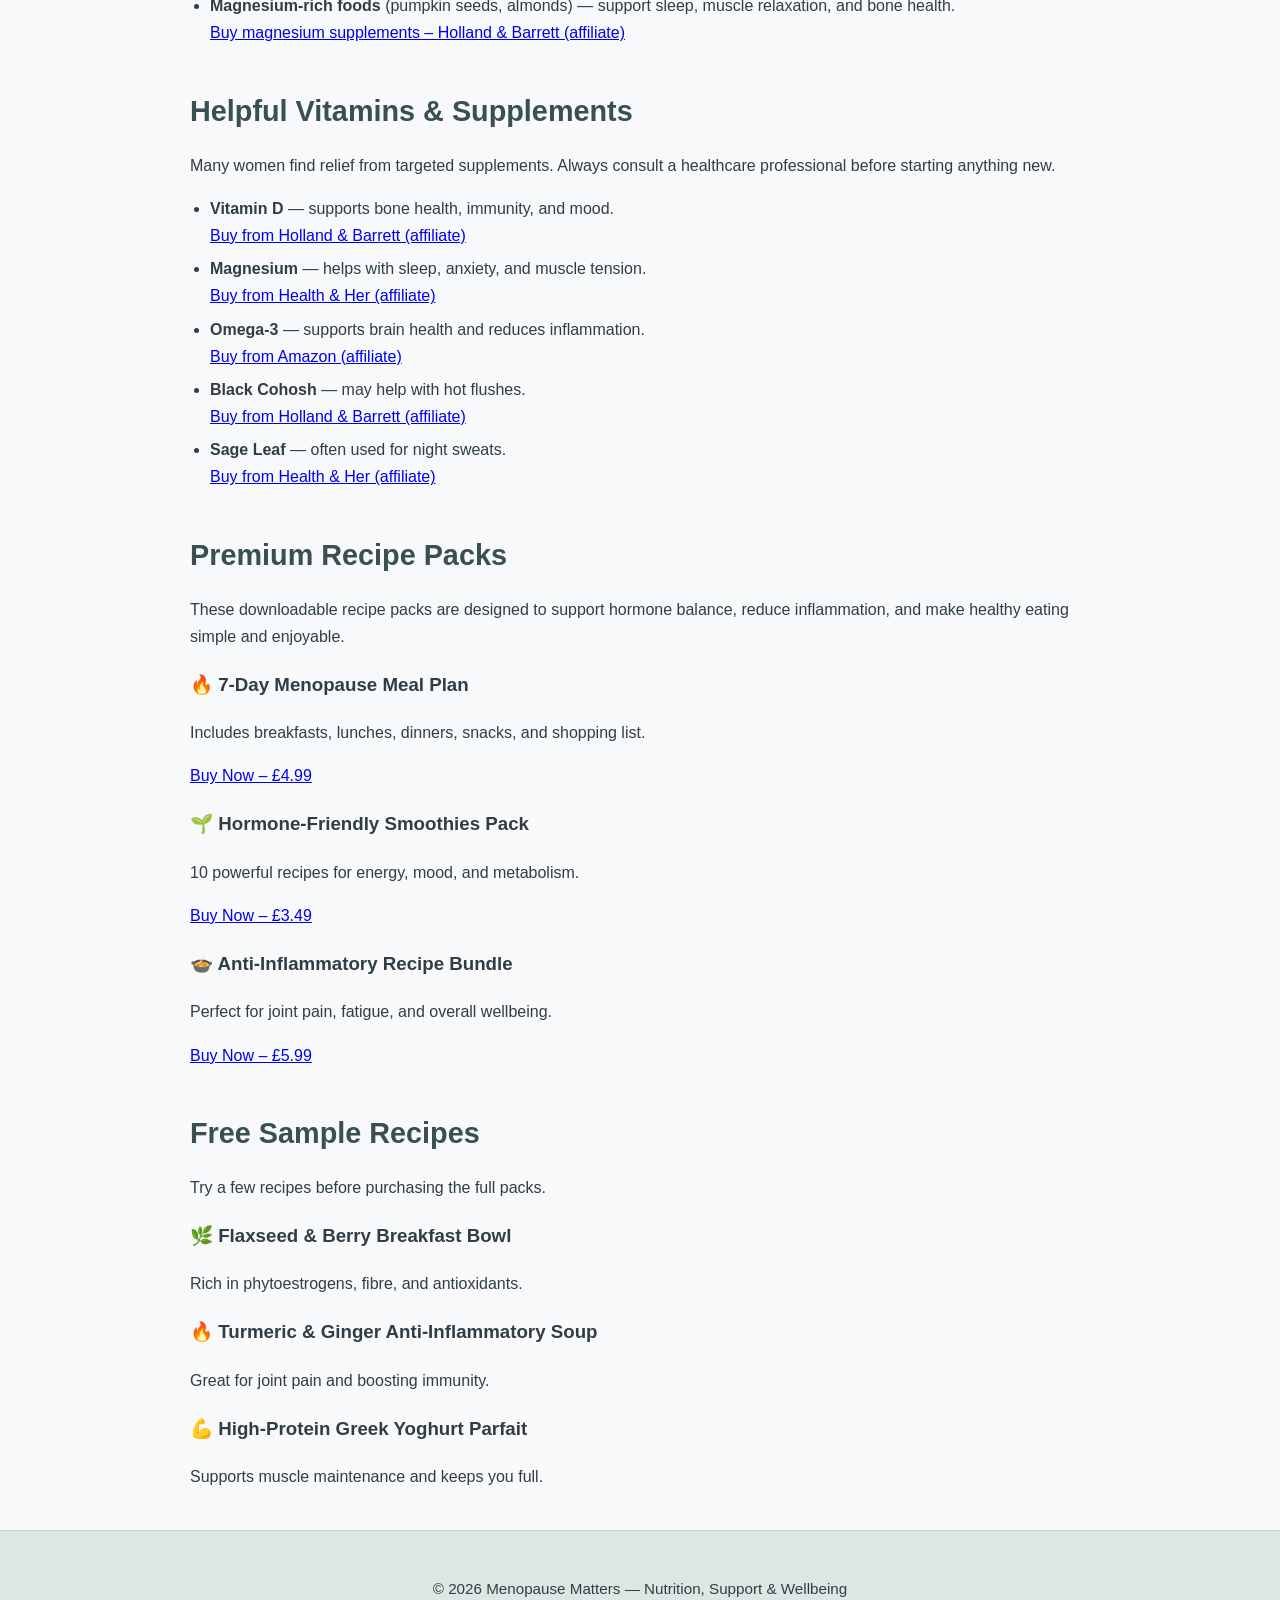
<file: pages/diet/recipes-and-nutrition.html>
<!DOCTYPE html>
<html lang="en">
<head>
    <meta charset="UTF-8">
    <meta name="viewport" content="width=device-width, initial-scale=1.0">
    <title>Recipes & Nutrition for Menopause</title>
    <link rel="stylesheet" href="../../css/theme.css">
</head>

<body>

<nav>
    <ul>
        <li><a href="../../index.html">Home</a></li>
        <li><a href="../understanding-menopause.html">Understanding Menopause</a></li>
        <li><a href="../symptoms/index.html">Symptoms</a></li>
        <li><a href="index.html">Diet & Wellbeing</a></li>
        <li><a href="../community.html">Community</a></li>
        <li><a href="../why-this-site-exists.html">Why This Site Exists</a></li>
        <li><a href="../men/">Info for Men</a></li>
    </ul>
</nav>

<header>
    <h1>Recipes & Nutrition for Menopause</h1>
    <p>
        Explore hormone-friendly foods, vitamins, supplements, and delicious recipes designed to support women 
        through perimenopause and menopause. This page includes free guidance, affiliate recommendations, and 
        optional premium recipe packs you can purchase.
    </p>
</header>

<div class="container">

    <!-- SECTION: FOOD TYPES THAT HELP -->
    <div class="section">
        <h2>Foods That Support Hormone Balance</h2>
        <p>
            Nutrition plays a powerful role in managing menopause symptoms. The right foods can help with 
            hot flushes, mood changes, sleep quality, weight management, and energy levels.
        </p>

        <h3>🌱 Phytoestrogen-Rich Foods</h3>
        <ul>
            <li>
                <strong>Flaxseed</strong> — one of the richest natural sources of lignans, which gently mimic oestrogen and may help reduce hot flushes and support hormone balance.  
                <br><a href="#" target="_blank">Buy flaxseed – Holland & Barrett (affiliate)</a>
            </li>
            <li>
                <strong>Soy (tofu, tempeh, edamame)</strong> — contains isoflavones, a type of phytoestrogen shown to help with hot flushes and mood regulation.  
                <br><a href="#" target="_blank">Buy soy products – Health & Her (affiliate)</a>
            </li>
            <li>
                <strong>Sesame seeds</strong> — high in lignans and healthy fats, supporting hormone balance and heart health.  
                <br><a href="#" target="_blank">Buy sesame seeds – Amazon (affiliate)</a>
            </li>
            <li>
                <strong>Chickpeas & lentils</strong> — excellent plant-based protein and fibre sources that help stabilise blood sugar and support mood.  
                <br><a href="#" target="_blank">Buy chickpeas & lentils – Holland & Barrett (affiliate)</a>
            </li>
        </ul>

        <h3>🔥 Anti-Inflammatory Foods</h3>
        <ul>
            <li>
                <strong>Leafy greens</strong> — packed with antioxidants and vitamins that help reduce inflammation and support energy levels.  
                <br><a href="#" target="_blank">Buy greens powder – Health & Her (affiliate)</a>
            </li>
            <li>
                <strong>Turmeric & ginger</strong> — powerful anti-inflammatory spices that may help with joint pain, bloating, and fatigue.  
                <br><a href="#" target="_blank">Buy turmeric supplements – Holland & Barrett (affiliate)</a>
            </li>
            <li>
                <strong>Blueberries</strong> — rich in antioxidants that support brain health, memory, and mood during menopause.  
                <br><a href="#" target="_blank">Buy freeze-dried blueberries – Amazon (affiliate)</a>
            </li>
            <li>
                <strong>Olive oil</strong> — a healthy fat that supports heart health and reduces inflammation.  
                <br><a href="#" target="_blank">Buy extra virgin olive oil – Amazon (affiliate)</a>
            </li>
            <li>
                <strong>Oily fish (salmon, sardines, mackerel)</strong> — high in omega‑3, which supports brain function, mood, and reduces inflammation.  
                <br><a href="#" target="_blank">Buy omega‑3 supplements – Health & Her (affiliate)</a>
            </li>
        </ul>

        <h3>💪 High-Protein Foods</h3>
        <ul>
            <li>
                <strong>Greek yoghurt</strong> — high in protein and probiotics, supporting digestion, muscle maintenance, and fullness.  
                <br><a href="#" target="_blank">Buy high-protein yoghurt – Amazon (affiliate)</a>
            </li>
            <li>
                <strong>Eggs</strong> — rich in protein and healthy fats, helping stabilise energy and support hormone production.  
                <br><a href="#" target="_blank">Buy omega‑3 enriched eggs – Amazon (affiliate)</a>
            </li>
            <li>
                <strong>Beans & pulses</strong> — excellent for blood sugar control, energy, and supporting healthy weight management.  
                <br><a href="#" target="_blank">Buy mixed beans – Holland & Barrett (affiliate)</a>
            </li>
        </ul>

        <h3>🦴 Bone-Supporting Foods</h3>
        <ul>
            <li>
                <strong>Calcium-rich foods</strong> (yoghurt, fortified plant milk) — essential for bone strength as oestrogen declines.  
                <br><a href="#" target="_blank">Buy calcium supplements – Health & Her (affiliate)</a>
            </li>
            <li>
                <strong>Magnesium-rich foods</strong> (pumpkin seeds, almonds) — support sleep, muscle relaxation, and bone health.  
                <br><a href="#" target="_blank">Buy magnesium supplements – Holland & Barrett (affiliate)</a>
            </li>
        </ul>
    </div>

    <!-- SECTION: SUPPLEMENTS WITH AFFILIATE LINKS -->
    <div class="section">
        <h2>Helpful Vitamins & Supplements</h2>
        <p>
            Many women find relief from targeted supplements. Always consult a healthcare professional before 
            starting anything new.
        </p>

        <ul>
            <li>
                <strong>Vitamin D</strong> — supports bone health, immunity, and mood.  
                <br><a href="#" target="_blank">Buy from Holland & Barrett (affiliate)</a>
            </li>

            <li>
                <strong>Magnesium</strong> — helps with sleep, anxiety, and muscle tension.  
                <br><a href="#" target="_blank">Buy from Health & Her (affiliate)</a>
            </li>

            <li>
                <strong>Omega‑3</strong> — supports brain health and reduces inflammation.  
                <br><a href="#" target="_blank">Buy from Amazon (affiliate)</a>
            </li>

            <li>
                <strong>Black Cohosh</strong> — may help with hot flushes.  
                <br><a href="#" target="_blank">Buy from Holland & Barrett (affiliate)</a>
            </li>

            <li>
                <strong>Sage Leaf</strong> — often used for night sweats.  
                <br><a href="#" target="_blank">Buy from Health & Her (affiliate)</a>
            </li>
        </ul>
    </div>

    <!-- SECTION: PREMIUM RECIPE PACKS -->
    <div class="section premium">
        <h2>Premium Recipe Packs</h2>
        <p>
            These downloadable recipe packs are designed to support hormone balance, reduce inflammation, 
            and make healthy eating simple and enjoyable.
        </p>

        <div class="product">
            <h3>🔥 7-Day Menopause Meal Plan</h3>
            <p>Includes breakfasts, lunches, dinners, snacks, and shopping list.</p>
            <a href="#" class="buy-button">Buy Now – £4.99</a>
        </div>

        <div class="product">
            <h3>🌱 Hormone-Friendly Smoothies Pack</h3>
            <p>10 powerful recipes for energy, mood, and metabolism.</p>
            <a href="#" class="buy-button">Buy Now – £3.49</a>
        </div>

        <div class="product">
            <h3>🍲 Anti-Inflammatory Recipe Bundle</h3>
            <p>Perfect for joint pain, fatigue, and overall wellbeing.</p>
            <a href="#" class="buy-button">Buy Now – £5.99</a>
        </div>
    </div>

    <!-- SECTION: FREE SAMPLE RECIPES -->
    <div class="section">
        <h2>Free Sample Recipes</h2>
        <p>Try a few recipes before purchasing the full packs.</p>

        <h3>🌿 Flaxseed & Berry Breakfast Bowl</h3>
        <p>Rich in phytoestrogens, fibre, and antioxidants.</p>

        <h3>🔥 Turmeric & Ginger Anti-Inflammatory Soup</h3>
        <p>Great for joint pain and boosting immunity.</p>

        <h3>💪 High-Protein Greek Yoghurt Parfait</h3>
        <p>Supports muscle maintenance and keeps you full.</p>
    </div>

</div>

<footer>
    <p>© 2026 Menopause Matters — Nutrition, Support & Wellbeing</p>
</footer>

</body>
</html>
</file>
<file: css/theme.css>
/* Base layout */
body {
    margin: 0;
    padding: 0;
    font-family: "Segoe UI", sans-serif;
    background: #f7f9fa;
    color: #2f3e46;
    line-height: 1.7;
}

/* Navigation */
nav {
    background: #dce7e4;
    padding: 15px;
    border-bottom: 1px solid #c3d4cf;
}

nav ul {
    list-style: none;
    margin: 0;
    padding: 0;
    display: flex;
    flex-wrap: wrap;
    gap: 20px;
    font-size: 1.05rem;
}

nav a {
    color: #2f3e46;
    text-decoration: none;
    font-weight: 500;
}

nav a:hover {
    text-decoration: underline;
}

/* Header */
header {
    background: #dce7e4;
    padding: 40px 20px;
    text-align: center;
    border-bottom: 1px solid #c3d4cf;
}

header h1 {
    margin: 0;
    font-size: clamp(1.8rem, 4vw, 2.4rem);
    color: #2f3e46;
}

header p {
    max-width: 800px;
    margin: 10px auto 0;
    font-size: 1.05rem;
}

/* Content container */
.container {
    max-width: 900px;
    margin: 40px auto;
    padding: 0 20px;
}

/* Sections */
.section {
    margin-bottom: 40px;
}

/* Images */
.section img,
img.responsive {
    width: 100%;
    height: auto;
    border-radius: 12px;
    margin: 20px 0;
}

/* Headings */
h2 {
    color: #3a4f52;
    font-size: clamp(1.4rem, 3vw, 1.8rem);
    margin-bottom: 10px;
}

/* Lists */
ul {
    padding-left: 20px;
}

li {
    margin-bottom: 6px;
}

/* Highlight box */
.highlight {
    background: #eef5f3;
    border-left: 4px solid #9bb7ae;
    padding: 12px 16px;
    border-radius: 8px;
    margin: 20px 0;
}

/* Footer */
footer {
    text-align: center;
    padding: 30px;
    background: #dce7e4;
    margin-top: 40px;
    border-top: 1px solid #c3d4cf;
    font-size: 0.95rem;
}

/* Mobile tweaks */
@media (max-width: 600px) {
    nav ul {
        flex-direction: column;
        gap: 10px;
    }

    .container {
        margin: 30px auto;
        padding: 0 16px;
    }

    .section {
        margin-bottom: 30px;
    }
}
</file>
